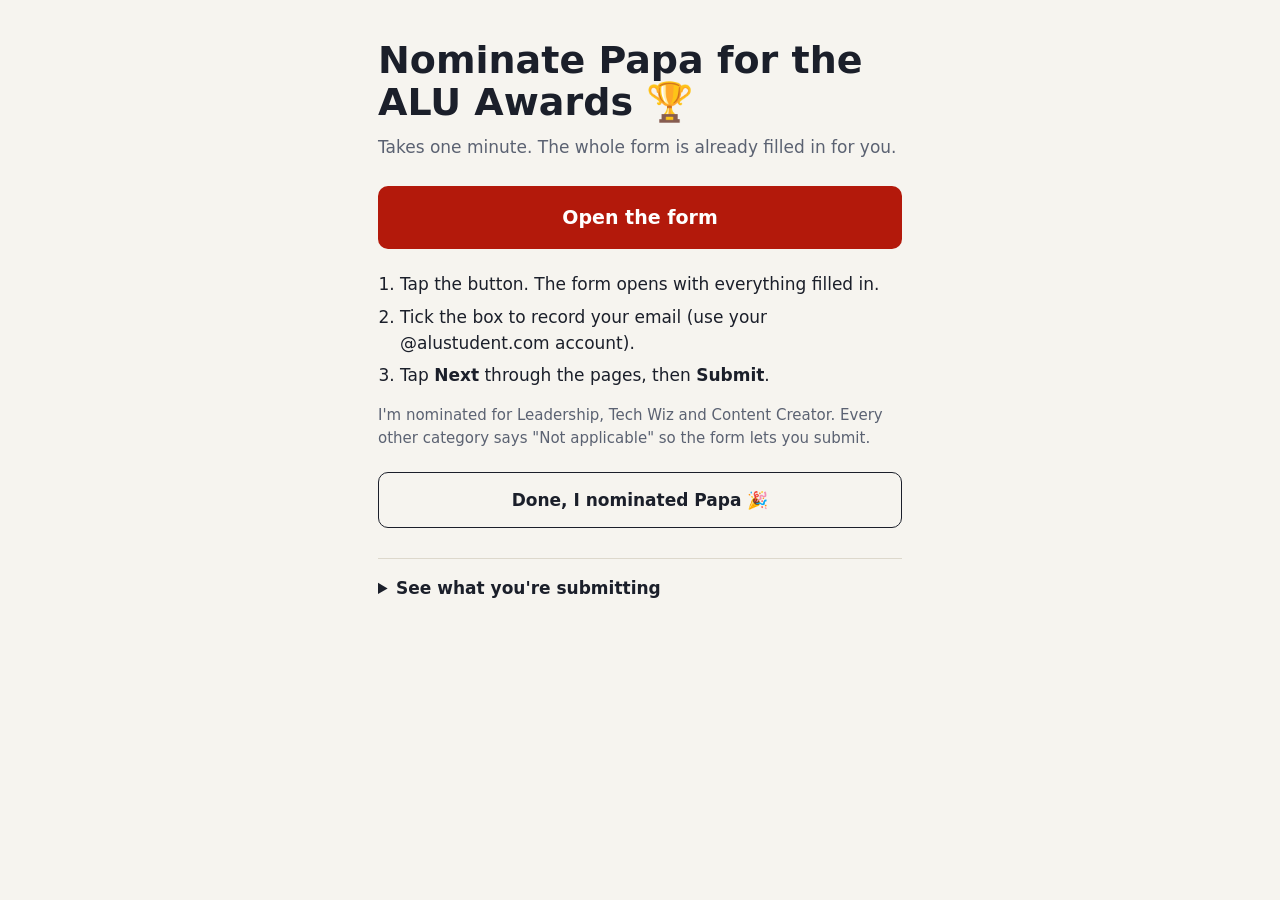
<file: index.html>
<!doctype html>
<html lang="en">
<head>
<meta charset="utf-8">
<meta name="viewport" content="width=device-width, initial-scale=1">
<title>Nominate Papa · ALU Awards 2026</title>
<meta name="description" content="Nominate Papa for the ALU 2026 Awards in one tap. Everything is filled in for you.">
<link rel="icon" href="data:image/svg+xml,<svg xmlns='http://www.w3.org/2000/svg' viewBox='0 0 100 100'><text y='.9em' font-size='90'>🏆</text></svg>">
<link rel="stylesheet" href="style.css">
</head>
<body>
<main>
  <h1>Nominate Papa for the ALU Awards 🏆</h1>
  <p class="lede">Takes one minute. The whole form is already filled in for you.</p>

  <a id="go" class="btn wait" href="#" target="_blank" rel="noopener">Open the form</a>

  <ol class="steps">
    <li>Tap the button. The form opens with everything filled in.</li>
    <li>Tick the box to record your email (use your @alustudent.com account).</li>
    <li>Tap <b>Next</b> through the pages, then <b>Submit</b>.</li>
  </ol>

  <p class="note">I'm nominated for Leadership, Tech Wiz and Content Creator. Every other category says "Not applicable" so the form lets you submit.</p>

  <button id="done" class="btn ghost" type="button">Done, I nominated Papa 🎉</button>
  <p id="thanks" class="thanks" hidden>Thank you so much! 🙏🏾</p>

  <details>
    <summary>See what you're submitting</summary>
    <div id="mine"></div>
    <p class="note">If anything shows up empty in the form, copy it from here.</p>
  </details>
</main>
<script src="script.js"></script>
</body>
</html>
</file>
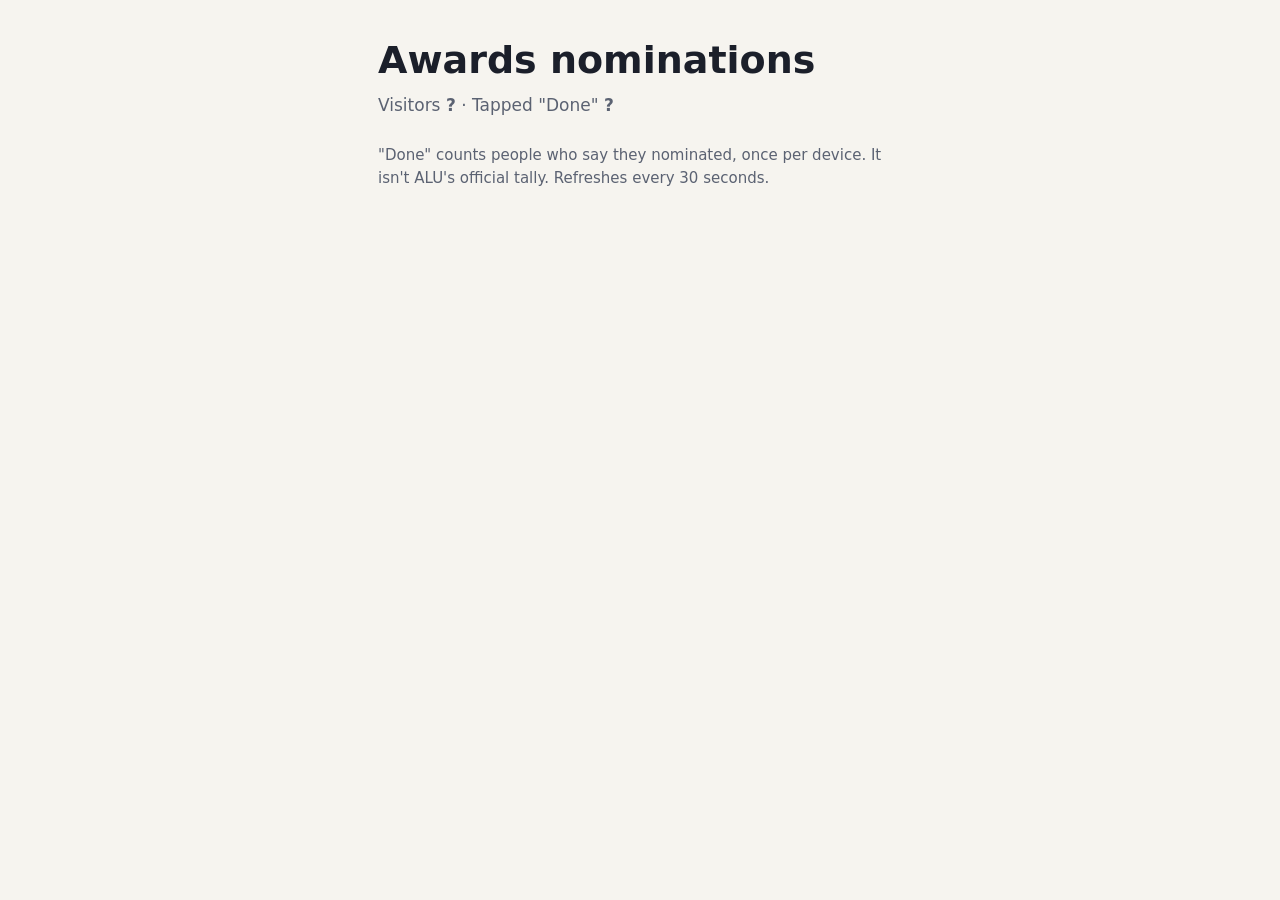
<file: stats.html>
<!doctype html>
<html lang="en">
<head>
<meta charset="utf-8">
<meta name="viewport" content="width=device-width, initial-scale=1">
<meta name="robots" content="noindex">
<title>Awards count</title>
<link rel="stylesheet" href="style.css">
</head>
<body>
<main>
  <h1>Awards nominations</h1>
  <p class="lede">Visitors <b id="v">…</b> · Tapped "Done" <b id="d">…</b></p>
  <p class="note">"Done" counts people who say they nominated, once per device. It isn't ALU's official tally. Refreshes every 30 seconds.</p>
</main>
<script>
const BASE = "https://abacus.jasoncameron.dev", NS = "papa-awards-2026-aojudun";
async function get(k){
  try { const r = await fetch(BASE + "/get/" + NS + "/" + k, {cache: "no-store"}); return r.ok ? ((await r.json()).value || 0) : 0; }
  catch(e){ return "?"; }
}
async function load(){
  document.getElementById("v").textContent = await get("visitor");
  document.getElementById("d").textContent = await get("done");
}
load(); setInterval(load, 30000);
</script>
</body>
</html>
</file>
<file: style.css>
:root {
  --bg: #f6f4ef; --card: #ffffff; --ink: #1b1f2a; --muted: #5b6272; --line: #ddd8cc;
  --accent: #b3190b; --accent-ink: #ffffff;
  color-scheme: light;
}
@media (prefers-color-scheme: dark) {
  :root {
    --bg: #14171f; --card: #1d212c; --ink: #eef0f5; --muted: #a4abba; --line: #2e3443;
    --accent: #ff6b57; --accent-ink: #1b0d0a;
    color-scheme: dark;
  }
}
* { box-sizing: border-box; }
body { margin: 0; background: var(--bg); color: var(--ink); font: 17px/1.55 system-ui, -apple-system, "Segoe UI", sans-serif; }
main { max-width: 560px; margin: 0 auto; padding: 40px 18px 64px; }
h1 { font-size: clamp(28px, 7vw, 38px); line-height: 1.1; margin: 0 0 10px; }
.lede { color: var(--muted); margin: 0 0 26px; }

.btn { display: block; width: 100%; text-align: center; text-decoration: none; padding: 17px 20px; border-radius: 10px;
  background: var(--accent); color: var(--accent-ink); font-weight: 700; font-size: 19px; border: 0; cursor: pointer; font-family: inherit; }
.btn.wait { opacity: .5; pointer-events: none; }
.btn.ghost { background: transparent; color: var(--ink); border: 1.5px solid var(--ink); font-size: 17px; margin-top: 22px; }
.btn:focus-visible { outline: 3px solid var(--ink); outline-offset: 3px; }

.steps { padding-left: 22px; margin: 22px 0 10px; }
.steps li { margin-bottom: 6px; }
.note { color: var(--muted); font-size: 15px; }
.thanks { text-align: center; font-weight: 700; font-size: 20px; margin: 14px 0 0; }

details { margin-top: 30px; border-top: 1px solid var(--line); padding-top: 16px; }
summary { cursor: pointer; font-weight: 600; }
.card { background: var(--card); border: 1px solid var(--line); border-radius: 8px; padding: 14px; margin-top: 12px; }
.card p { margin: 8px 0 0; font-size: 15px; }
.row { display: flex; justify-content: space-between; align-items: center; gap: 10px; }
.copy { flex: none; padding: 5px 12px; border-radius: 999px; border: 1.5px solid var(--ink); background: transparent; color: var(--ink); font: 600 13px system-ui; cursor: pointer; }
</file>
